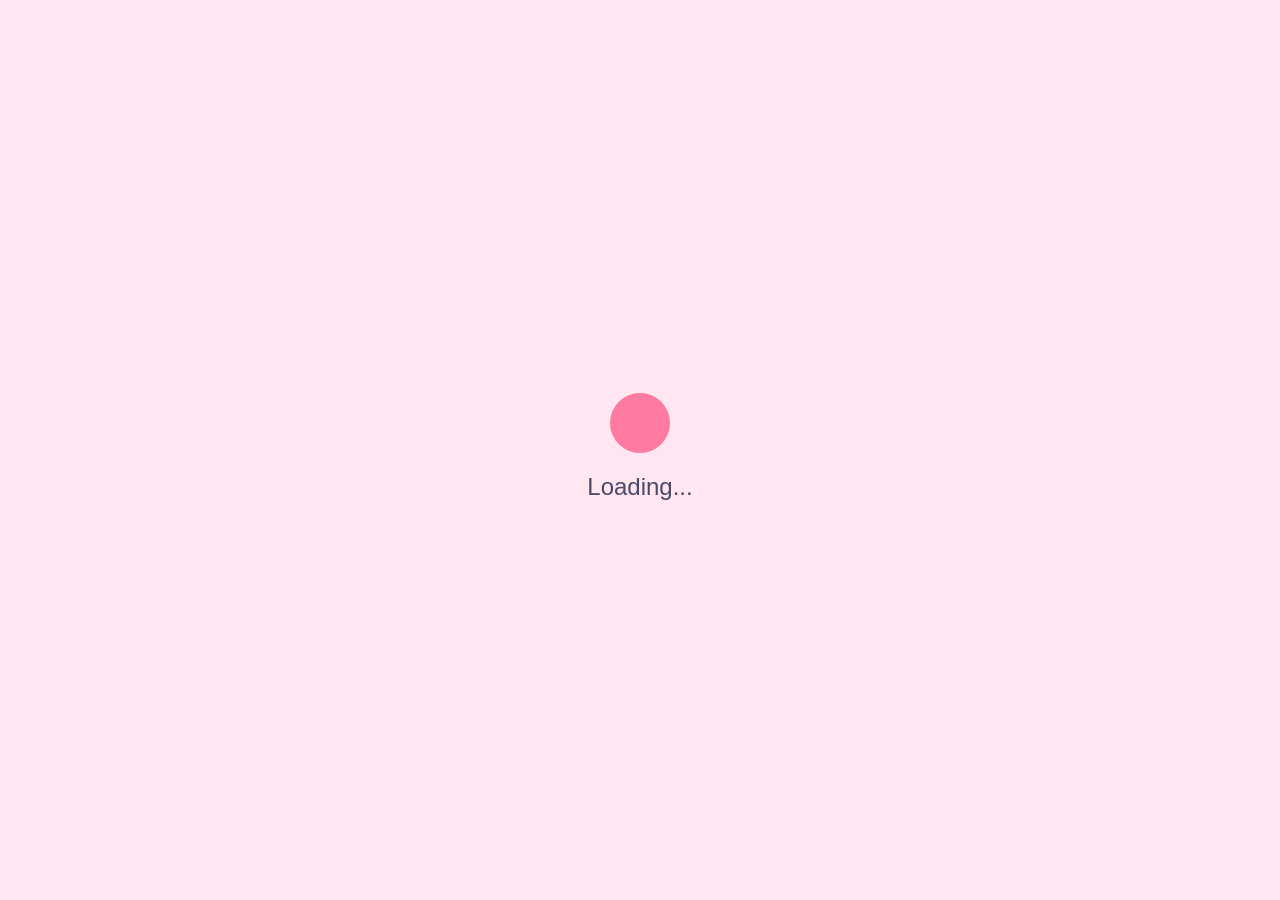
<file: about.html>
<!DOCTYPE html>
<html lang="en">
<head>
  <meta charset="UTF-8">
  <meta name="viewport" content="width=device-width, initial-scale=1.0">
  <title>Happy Kids - About Us</title>
  <link rel="stylesheet" href="style.css">
</head>
<body>

  <div id="loader"><div class="bounce"></div><p>Loading...</p></div>

  <nav>
    <a href="index.html" class="logo">Happy<span>Kids</span></a>
    <div class="menu">
      <a href="index.html">Home</a>
      <a href="about.html" class="active">About Us</a>
      <a href="learn-objects.html">Learn: Objects</a>
      <a href="learn-prepositions.html">Learn: Where?</a>
      <div class="dropdown">
        <a href="quiz1.html">Quiz</a>
        <div class="dropdown-content">
          <a href="quiz1.html">Quiz 1: Objects</a>
          <a href="quiz2.html">Quiz 2: In, On, Under</a>
        </div>
      </div>
    </div>
  </nav>

  <div class="page">
    <h2>About Us</h2>
    <p style="text-align:center; font-size:1.2rem; margin-bottom:35px;">
      Happy Kids is a fun English learning website for children aged 5 to 6.
      Children can learn classroom objects and simple prepositions through
      colourful pictures, easy examples, and fun quizzes.
    </p>

    <h2 style="font-size:1.8rem;">Meet Our Team</h2>

    <div class="grid team-grid">

      <div class="card c1 member">
        <div class="photo">
          <img src="MUHAAMD%20FARIS%20MIRZA%20BIN%20MOHD%20NAJID%20-%20Copy.PNG" alt="Muhammad Faris Mirza bin Mohd Najid">
        </div>
        <h3>Muhammad Faris Mirza bin Mohd Najid</h3>
        <span class="student-id">IPJ251310535</span>
      </div>

      <div class="card c2 member">
        <div class="photo">
          <img src="WISAM%20WAFIY%20BIN%20NORASHADY.jpeg" alt="Wisam Wafiy bin Norashady">
        </div>
        <h3>Wisam Wafiy bin Norashady</h3>
        <span class="student-id">IPJ251310618</span>
      </div>

      <div class="card c3 member">
        <div class="photo">
          <img src="MUHAMMAD%20HAFIZUZL%20REZA%20BIN%20MOHD%20IZWA.jpeg" alt="Muhammad Hafizul Reza bin Mohd Izwan">
        </div>
        <h3>Muhammad Hafizul Reza bin Mohd Izwan</h3>
        <span class="student-id">IPJ251310515</span>
      </div>

    </div>
  </div>

  <footer>© 2026 Happy Kids | TSE2513 Project</footer>
  <script src="script.js"></script>
</body>
</html>
</file>
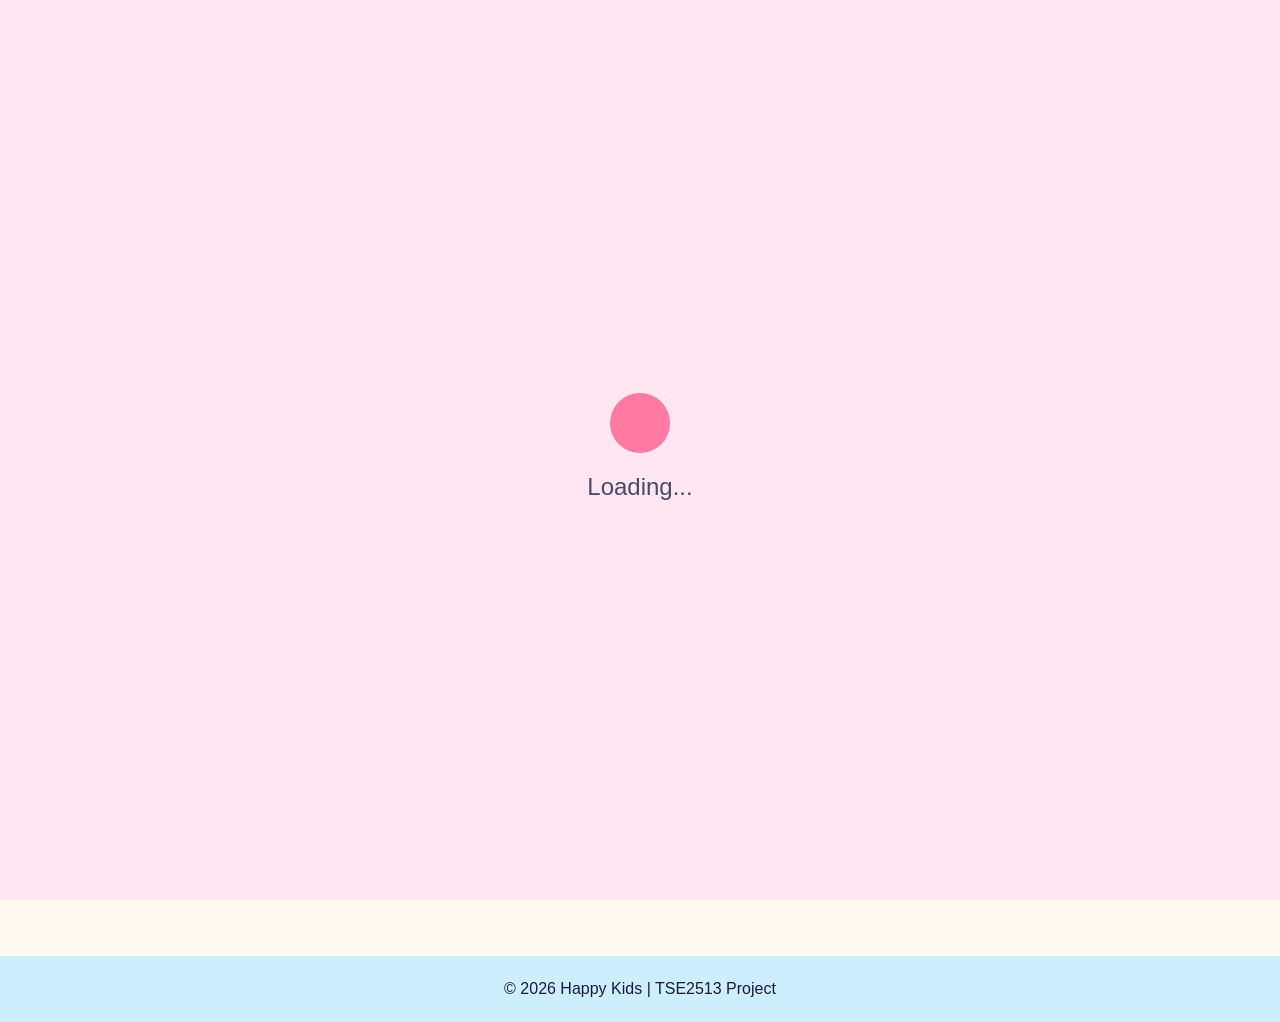
<file: learn-objects.html>
<!DOCTYPE html>
<html lang="en">
<head>
  <meta charset="UTF-8">
  <meta name="viewport" content="width=device-width, initial-scale=1.0">
  <title>Happy Kids - Classroom Objects</title>
  <link rel="stylesheet" href="style.css">
</head>
<body>

  <div id="loader"><div class="bounce"></div><p>Loading...</p></div>

  <nav>
    <a href="index.html" class="logo">Happy<span>Kids</span></a>
    <div class="menu">
      <a href="index.html">Home</a>
      <a href="about.html">About Us</a>
      <a href="learn-objects.html" class="active">Learn: Objects</a>
      <a href="learn-prepositions.html">Learn: Where?</a>
      <div class="dropdown">
        <a href="quiz1.html">Quiz</a>
        <div class="dropdown-content">
          <a href="quiz1.html">Quiz 1: Objects</a>
          <a href="quiz2.html">Quiz 2: In, On, Under</a>
        </div>
      </div>
    </div>
  </nav>

  <div class="page">
    <h2>Things in My Classroom</h2>

    
<style>
  .card-image {
    display: block;
    width: 90px;
    height: 78px;
    margin: 0 auto 8px;
  }
</style>

<div class="grid">
  <div class="card c1">
    <svg class="card-image" viewBox="0 0 120 90" role="img" aria-label="Pencil">
      <g transform="rotate(-28 60 45)" stroke="#263653" stroke-width="4" stroke-linejoin="round">
        <rect x="28" y="32" width="65" height="26" rx="5" fill="#ffd34f"/>
        <path d="M28 32H21a8 8 0 0 0-8 8v10a8 8 0 0 0 8 8h7z" fill="#ff91a4"/>
        <path d="M93 32l20 13-20 13z" fill="#f5d5a1"/>
        <path d="m113 45-9-6v12z" fill="#46516a"/>
        <path d="M40 35v20M46 35v20" stroke="#e9a923" stroke-width="2"/>
      </g>
    </svg>
    <h3>Pencil</h3>
  </div>

  <div class="card c2">
    <svg class="card-image" viewBox="0 0 120 90" role="img" aria-label="Book">
      <g stroke="#263653" stroke-width="4" stroke-linejoin="round">
        <path d="M22 20q20-7 38 5v48q-18-12-38-6z" fill="#42b9a4"/>
        <path d="M98 20q-20-7-38 5v48q18-12 38-6z" fill="#55c9b3"/>
        <path d="M60 25v48" fill="none" stroke="#248f83"/>
        <path d="m40 34 4 8 9 1-7 6 2 9-8-5-8 5 2-9-7-6 9-1z"
              fill="#ffcf56" stroke="#fff4cc" stroke-width="2"/>
        <path d="M70 39h17M70 48h17M70 57h12" fill="none"
              stroke="#d8fff4" stroke-width="3" stroke-linecap="round"/>
      </g>
    </svg>
    <h3>Book</h3>
  </div>

  <div class="card c3">
    <svg class="card-image" viewBox="0 0 120 90" role="img" aria-label="Bag">
      <g stroke="#263653" stroke-width="4" stroke-linejoin="round">
        <path d="M43 27v-7a17 17 0 0 1 34 0v7" fill="none"/>
        <path d="M34 30q0-7 8-7h37q8 0 8 8l5 43H29z" fill="#75bde8"/>
        <path d="M39 51q0-6 7-6h28q7 0 7 7v17H39z" fill="#ff91a4"/>
        <path d="M45 30h30" fill="none" stroke="#b9e8ff" stroke-width="3"/>
        <path d="M50 57h20" fill="none" stroke="#fff4cc" stroke-width="3" stroke-linecap="round"/>
        <path d="M29 38 22 67M91 38l7 29" fill="none"/>
      </g>
    </svg>
    <h3>Bag</h3>
  </div>

  <div class="card c4">
    <svg class="card-image" viewBox="0 0 120 90" role="img" aria-label="Chair">
      <g stroke="#263653" stroke-width="4" stroke-linecap="round" stroke-linejoin="round">
        <path d="M38 48V17q0-6 6-6h31q6 0 6 6v31z" fill="#ffd34f"/>
        <path d="M31 47h57q6 0 6 6v9H25v-9q0-6 6-6z" fill="#ffcf56"/>
        <path d="m34 62-5 19M84 62l6 19" fill="none"/>
        <path d="M47 20h30" fill="none" stroke="#fff0a4" stroke-width="3"/>
      </g>
    </svg>
    <h3>Chair</h3>
  </div>

  <div class="card c1">
    <svg class="card-image" viewBox="0 0 120 90" role="img" aria-label="Crayon">
      <g transform="rotate(18 60 45)" stroke="#263653" stroke-width="4" stroke-linejoin="round">
        <path d="M46 22 60 10l14 12v48q0 8-14 8t-14-8z" fill="#ff91a4"/>
        <path d="M46 22h28M46 31h28M46 62h28" fill="none" stroke="#ffdce3" stroke-width="3"/>
        <path d="M55 45h10" fill="none" stroke="#fff4cc" stroke-width="4" stroke-linecap="round"/>
      </g>
    </svg>
    <h3>Crayon</h3>
  </div>

  <div class="card c2">
    <svg class="card-image" viewBox="0 0 120 90" role="img" aria-label="Scissors">
      <g stroke="#263653" stroke-width="4" stroke-linecap="round" stroke-linejoin="round">
        <path d="m53 46 44-27q7-4 9 2 2 5-4 9L61 54" fill="#dceeff"/>
        <path d="m56 48 40 25q6 4 9-1 3-5-3-9L62 42" fill="#fff4cc"/>
        <circle cx="36" cy="28" r="14" fill="#ff91a4"/>
        <circle cx="36" cy="64" r="14" fill="#8edcc6"/>
        <circle cx="36" cy="28" r="5" fill="white" stroke="none"/>
        <circle cx="36" cy="64" r="5" fill="white" stroke="none"/>
        <circle cx="59" cy="47" r="4" fill="#ffcf56"/>
      </g>
    </svg>
    <h3>Scissors</h3>
  </div>

  <div class="card c3">
    <svg class="card-image" viewBox="0 0 120 90" role="img" aria-label="Ruler">
      <g transform="rotate(-8 60 45)" stroke="#263653" stroke-width="4" stroke-linejoin="round">
        <rect x="22" y="28" width="76" height="36" rx="6" fill="#ffcf56"/>
        <path d="M34 29v14M44 29v9M54 29v14M64 29v9M74 29v14M84 29v9"
              fill="none" stroke-width="2"/>
        <path d="M32 53h55" fill="none" stroke="#fff0a4" stroke-width="3" stroke-linecap="round"/>
      </g>
    </svg>
    <h3>Ruler</h3>
  </div>

  <div class="card c4">
    <svg class="card-image" viewBox="0 0 120 90" role="img" aria-label="Clock">
      <g stroke="#263653" stroke-width="4">
        <circle cx="60" cy="45" r="34" fill="#b9e8ff"/>
        <circle cx="60" cy="45" r="27" fill="#fffdf8"/>
        <path d="M60 25v21l15 9" fill="none" stroke-linecap="round" stroke-linejoin="round"/>
        <circle cx="60" cy="45" r="3" fill="#ff91a4"/>
      </g>
      <path d="M60 22v5M60 63v5M37 45h5M78 45h5"
            stroke="#75bde8" stroke-width="3" stroke-linecap="round"/>
    </svg>
    <h3>Clock</h3>
  </div>
</div>


    <div class="minitask">
      <h3>Mini Task: Which one is a BOOK?</h3>
      <br>
      <button class="btn blue" onclick="checkMiniTask(false)">Pencil</button>
      <button class="btn green" onclick="checkMiniTask(true)">Book</button>
      <button class="btn" onclick="checkMiniTask(false)">Bag</button>
      <p id="taskMsg"></p>
    </div>

    <p style="text-align:center; margin-top:30px;">
      <a href="learn-prepositions.html" class="btn">Next: In, On, Under</a>
    </p>
  </div>

  <footer>© 2026 Happy Kids | TSE2513 Project</footer>
  <script src="script.js"></script>
</body>
</html>
</file>
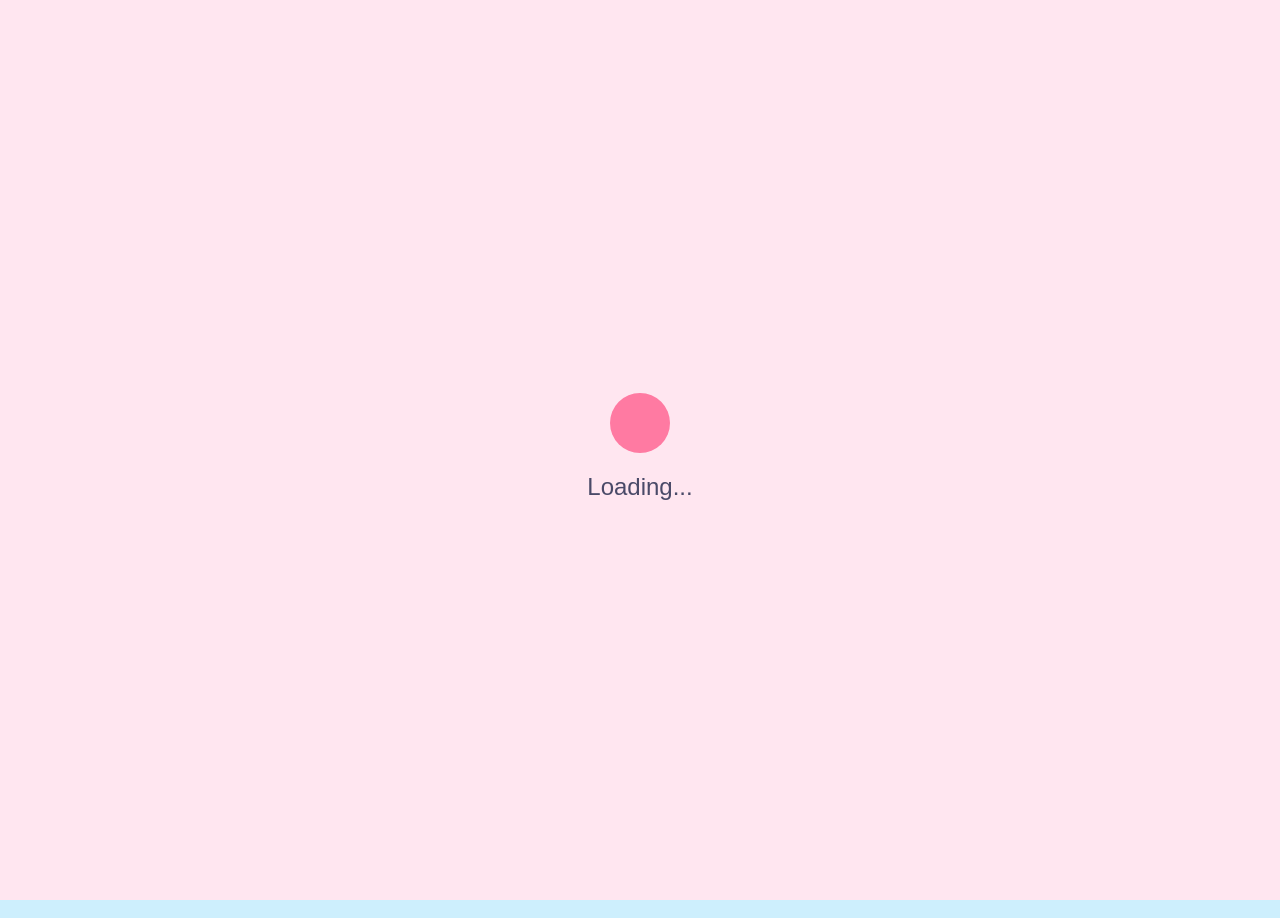
<file: learn-prepositions.html>
<!DOCTYPE html>
<html lang="en">
<head>
  <meta charset="UTF-8">
  <meta name="viewport" content="width=device-width, initial-scale=1.0">
  <title>Happy Kids - In, On, Under</title>
  <link rel="stylesheet" href="style.css">
</head>
<body>

  <div id="loader"><div class="bounce"></div><p>Loading...</p></div>

  <nav>
    <a href="index.html" class="logo">Happy<span>Kids</span></a>
    <div class="menu">
      <a href="index.html">Home</a>
      <a href="about.html">About Us</a>
      <a href="learn-objects.html">Learn: Objects</a>
      <a href="learn-prepositions.html" class="active">Learn: Where?</a>
      <div class="dropdown">
        <a href="quiz1.html">Quiz</a>
        <div class="dropdown-content">
          <a href="quiz1.html">Quiz 1: Objects</a>
          <a href="quiz2.html">Quiz 2: In, On, Under</a>
        </div>
      </div>
    </div>
  </nav>

  <div class="page">
    <h2>Where is the ball?</h2>

    <style>
  .card-image {
    display: block;
    width: 100%;
    height: 110px;
    margin: 0 auto 8px;
  }
</style>

<div class="grid">
  <div class="card c1">
    <!-- Ball IN the box -->
    <svg class="card-image" viewBox="0 0 120 90" role="img" aria-label="Ball in a box">
      <g stroke="#263653" stroke-width="4" stroke-linejoin="round">
        <path d="M27 39 42 26h36l15 13-33 15z" fill="#b9e8ff"/>
        <circle cx="60" cy="36" r="21" fill="#ff91a4"/>
        <path d="M48 19c8 4 13 11 13 19s-3 13-9 18"
              fill="none" stroke="#ffcf56" stroke-width="7"/>
        <path d="M70 19c-7 5-10 12-9 20s5 13 11 17"
              fill="none" stroke="#8edcc6" stroke-width="7"/>
        <path d="M27 39 60 54l33-15v30L60 84 27 69z" fill="#75bde8"/>
        <path d="m27 39 33 15 33-15-3 9-30 14-30-14z" fill="#d7f1ff"/>
      </g>
    </svg>
    <h3>IN</h3>
    <p>The ball is <b>in</b> the box.</p>
  </div>

  <div class="card c2">
    <!-- Ball ON the chair -->
    <svg class="card-image" viewBox="0 0 120 90" role="img" aria-label="Ball on a chair">
      <g stroke="#263653" stroke-width="4" stroke-linecap="round" stroke-linejoin="round">
        <path d="M40 43V14q0-5 5-5h29q5 0 5 5v31" fill="#ffd34f"/>
        <path d="m36 52-4 28M84 52l5 28" fill="none"/>
        <circle cx="60" cy="36" r="19" fill="#ff91a4"/>
        <path d="M49 20c7 4 11 10 11 17s-3 12-8 17"
              fill="none" stroke="#ffcf56" stroke-width="7"/>
        <path d="M69 21c-6 4-9 10-9 17s4 12 9 16"
              fill="none" stroke="#8edcc6" stroke-width="7"/>
        <path d="M27 47h66v9H27z" fill="#ffcf56"/>
      </g>
    </svg>
    <h3>ON</h3>
    <p>The ball is <b>on</b> the chair.</p>
  </div>

  <div class="card c3">
    <!-- Ball UNDER the chair -->
    <svg class="card-image" viewBox="0 0 120 90" role="img" aria-label="Ball under a chair">
      <g stroke="#263653" stroke-width="4" stroke-linecap="round" stroke-linejoin="round">
        <path d="M40 35V10q0-5 5-5h29q5 0 5 5v25" fill="#ffd34f"/>
        <path d="M27 34h66v9H27z" fill="#ffcf56"/>
        <path d="m34 43-5 38M86 43l5 38" fill="none"/>
        <circle cx="60" cy="65" r="15" fill="#ff91a4"/>
        <path d="M52 53c5 3 8 8 8 13s-2 10-6 13"
              fill="none" stroke="#ffcf56" stroke-width="6"/>
        <path d="M68 54c-5 4-7 8-7 13s3 9 7 12"
              fill="none" stroke="#8edcc6" stroke-width="6"/>
      </g>
    </svg>
    <h3>UNDER</h3>
    <p>The ball is <b>under</b> the chair.</p>
  </div>

  <div class="card c4">
    <!-- Ball BETWEEN two chairs -->
    <svg class="card-image" viewBox="0 0 120 90" role="img" aria-label="Ball between two chairs">
      <g stroke="#263653" stroke-width="4" stroke-linecap="round" stroke-linejoin="round">
        <!-- Left chair -->
        <path d="M14 34V13q0-4 4-4h17q4 0 4 4v22" fill="#b9e8ff"/>
        <path d="M10 34h33v7H10z" fill="#75bde8"/>
        <path d="m15 41-3 35M38 41l3 35" fill="none"/>
        <!-- Right chair -->
        <path d="M81 34V13q0-4 4-4h17q4 0 4 4v22" fill="#ffd34f"/>
        <path d="M77 34h33v7H77z" fill="#ffcf56"/>
        <path d="m82 41-3 35M105 41l3 35" fill="none"/>
        <!-- Ball between chairs -->
        <circle cx="60" cy="60" r="16" fill="#ff91a4"/>
        <path d="M51 48c6 3 9 7 9 13s-2 10-6 14"
              fill="none" stroke="#ffcf56" stroke-width="6"/>
        <path d="M68 49c-5 4-8 8-8 13s3 10 7 13"
              fill="none" stroke="#8edcc6" stroke-width="6"/>
      </g>
    </svg>
    <h3>BETWEEN</h3>
    <p>The ball is <b>between</b> the chairs.</p>
  </div>
</div>

    <div class="minitask">
      <h3>Mini Task: The ball is ___ the box.</h3>
      <br>
      <button class="btn blue" onclick="checkMiniTask(false)">on</button>
      <button class="btn green" onclick="checkMiniTask(true)">in</button>
      <button class="btn" onclick="checkMiniTask(false)">under</button>
      <p id="taskMsg"></p>
    </div>

    <p style="text-align:center; margin-top:30px;">
      <a href="quiz1.html" class="btn green">Go to Quiz</a>
    </p>
  </div>

  <footer>© 2026 Happy Kids | TSE2513 Project</footer>
  <script src="script.js"></script>
</body>
</html>
</file>
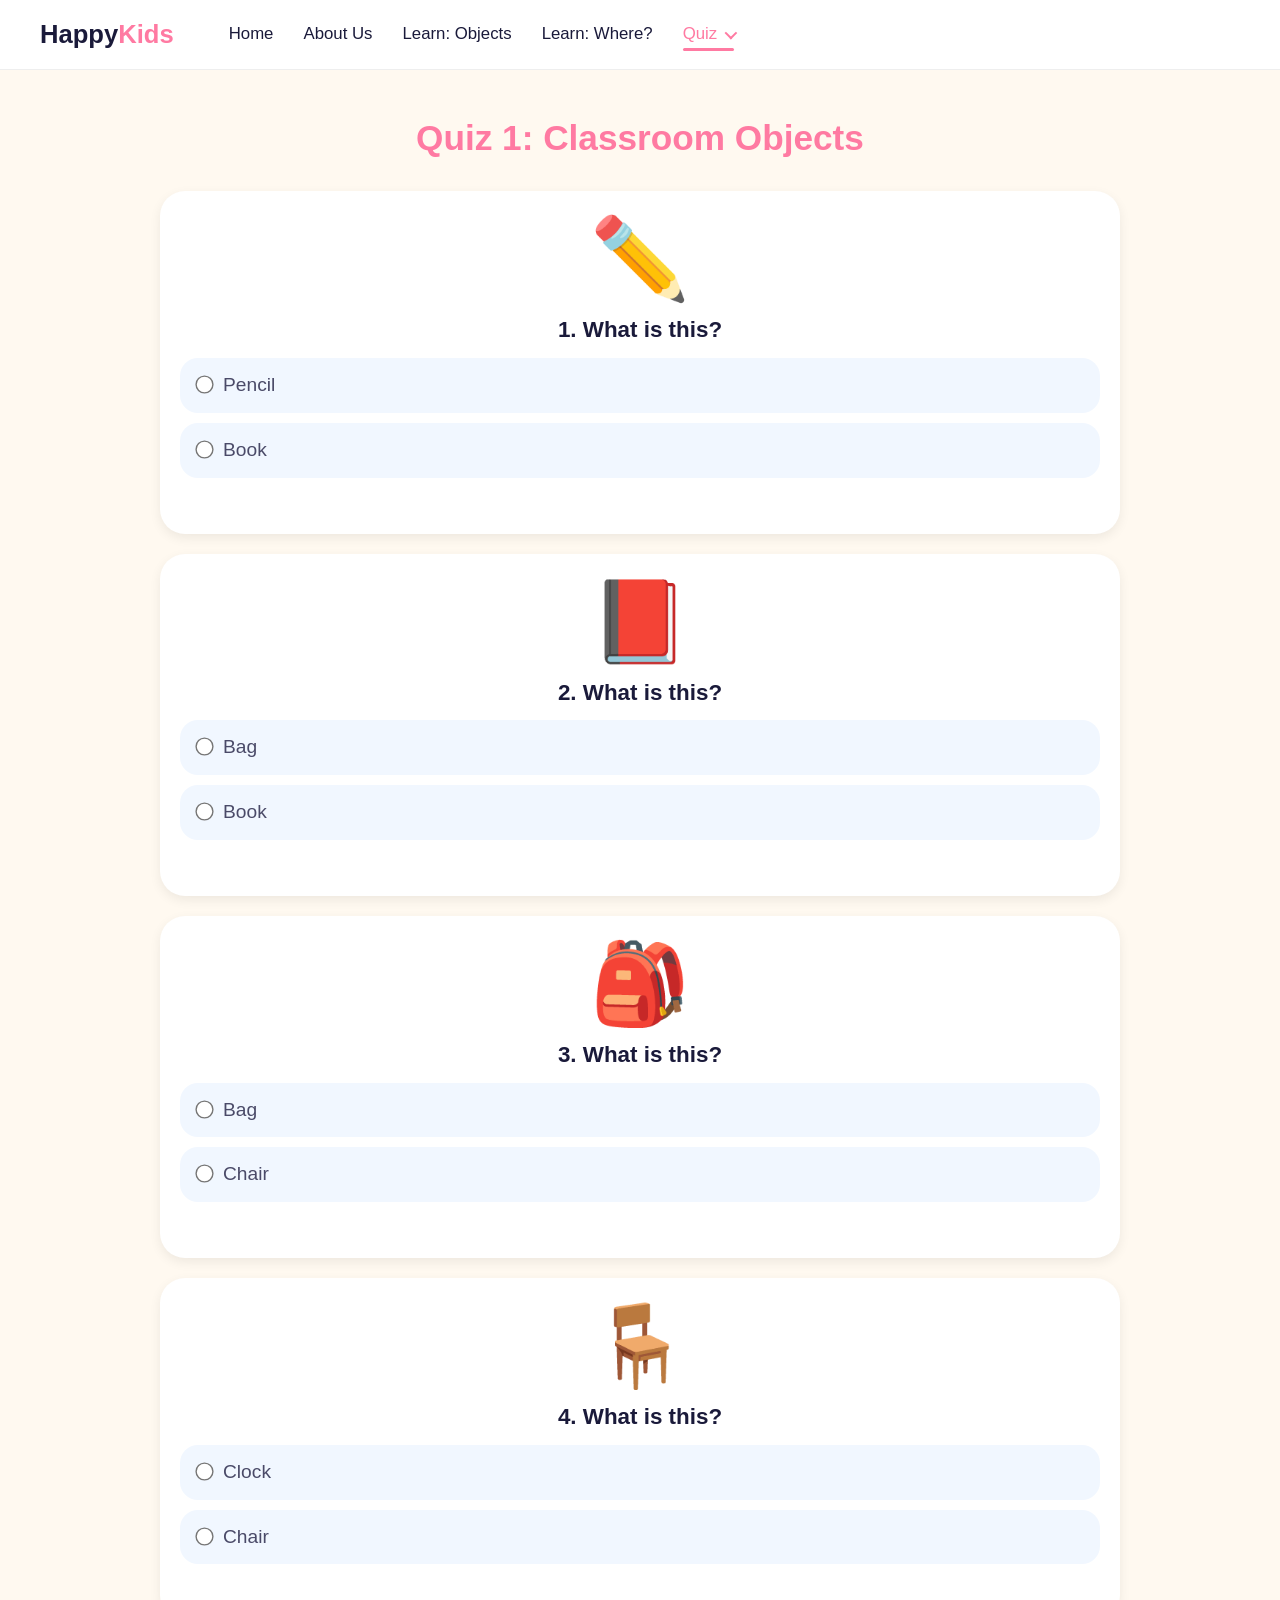
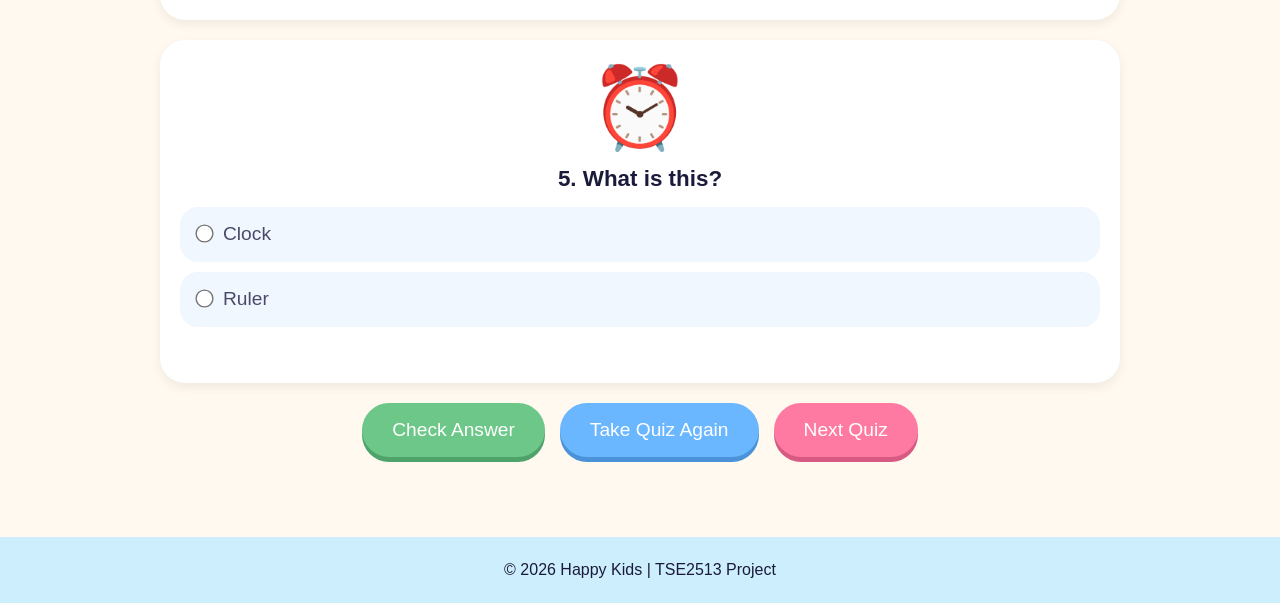
<file: quiz1.html>
<!DOCTYPE html>
<html lang="en">
<head>
  <meta charset="UTF-8">
  <meta name="viewport" content="width=device-width, initial-scale=1.0">
  <title>Happy Kids - Quiz 1</title>
  <link rel="stylesheet" href="style.css">
</head>
<body>

  <div id="loader"><div class="bounce"></div><p>Loading...</p></div>

  <nav>
    <a href="index.html" class="logo">Happy<span>Kids</span></a>
    <div class="menu">
      <a href="index.html">Home</a>
      <a href="about.html">About Us</a>
      <a href="learn-objects.html">Learn: Objects</a>
      <a href="learn-prepositions.html">Learn: Where?</a>
      <div class="dropdown">
        <a href="quiz1.html" class="active">Quiz</a>
        <div class="dropdown-content">
          <a href="quiz1.html">Quiz 1: Objects</a>
          <a href="quiz2.html">Quiz 2: In, On, Under</a>
        </div>
      </div>
    </div>
  </nav>

  <div class="page">
    <h2>Quiz 1: Classroom Objects</h2>

    <form id="quizForm" data-first="1" data-count="5">

      <div class="question">
        <div class="emoji">✏️</div>
        <h3>1. What is this?</h3>
        <div class="options">
          <label><input type="radio" name="Q1" id="Q1" value="true">Pencil</label>
          <label><input type="radio" name="Q1" id="Q1" value="false">Book</label>
        </div>
        <div class="feedback" id="fb1"></div>
      </div>

      <div class="question">
        <div class="emoji">📕</div>
        <h3>2. What is this?</h3>
        <div class="options">
          <label><input type="radio" name="Q2" id="Q2" value="false">Bag</label>
          <label><input type="radio" name="Q2" id="Q2" value="true">Book</label>
        </div>
        <div class="feedback" id="fb2"></div>
      </div>

      <div class="question">
        <div class="emoji">🎒</div>
        <h3>3. What is this?</h3>
        <div class="options">
          <label><input type="radio" name="Q3" id="Q3" value="true">Bag</label>
          <label><input type="radio" name="Q3" id="Q3" value="false">Chair</label>
        </div>
        <div class="feedback" id="fb3"></div>
      </div>

      <div class="question">
        <div class="emoji">🪑</div>
        <h3>4. What is this?</h3>
        <div class="options">
          <label><input type="radio" name="Q4" id="Q4" value="false">Clock</label>
          <label><input type="radio" name="Q4" id="Q4" value="true">Chair</label>
        </div>
        <div class="feedback" id="fb4"></div>
      </div>

      <div class="question">
        <div class="emoji">⏰</div>
        <h3>5. What is this?</h3>
        <div class="options">
          <label><input type="radio" name="Q5" id="Q5" value="true">Clock</label>
          <label><input type="radio" name="Q5" id="Q5" value="false">Ruler</label>
        </div>
        <div class="feedback" id="fb5"></div>
      </div>

      <div id="result"></div>

      <div class="quiz-buttons">
        <button type="button" class="btn green" id="submitBtn" onclick="CheckAnswer()">Check Answer</button>
        <button type="button" class="btn blue" onclick="TakeQuizAgain()">Take Quiz Again</button>
        <a href="quiz2.html" class="btn">Next Quiz</a>
      </div>
    </form>
  </div>

  <footer>© 2026 Happy Kids | TSE2513 Project</footer>
  <script src="script.js"></script>
</body>
</html>
</file>
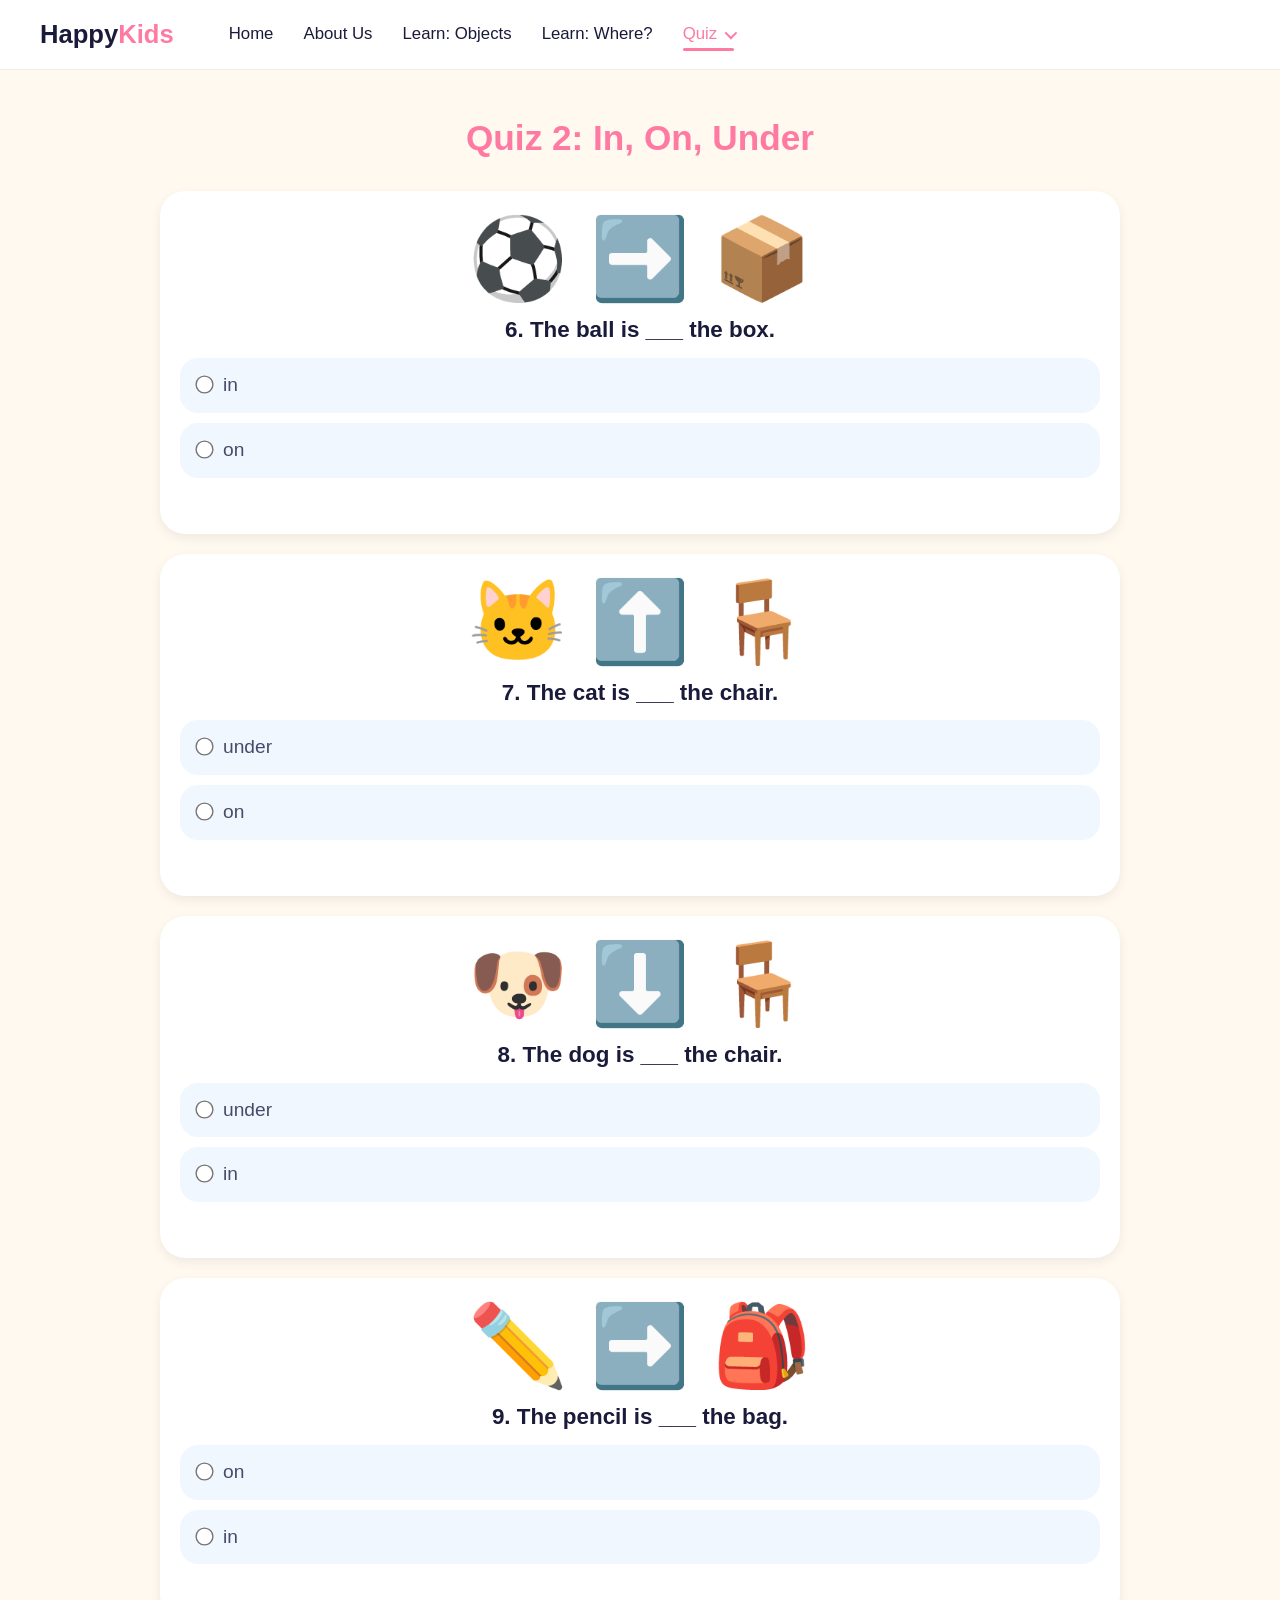
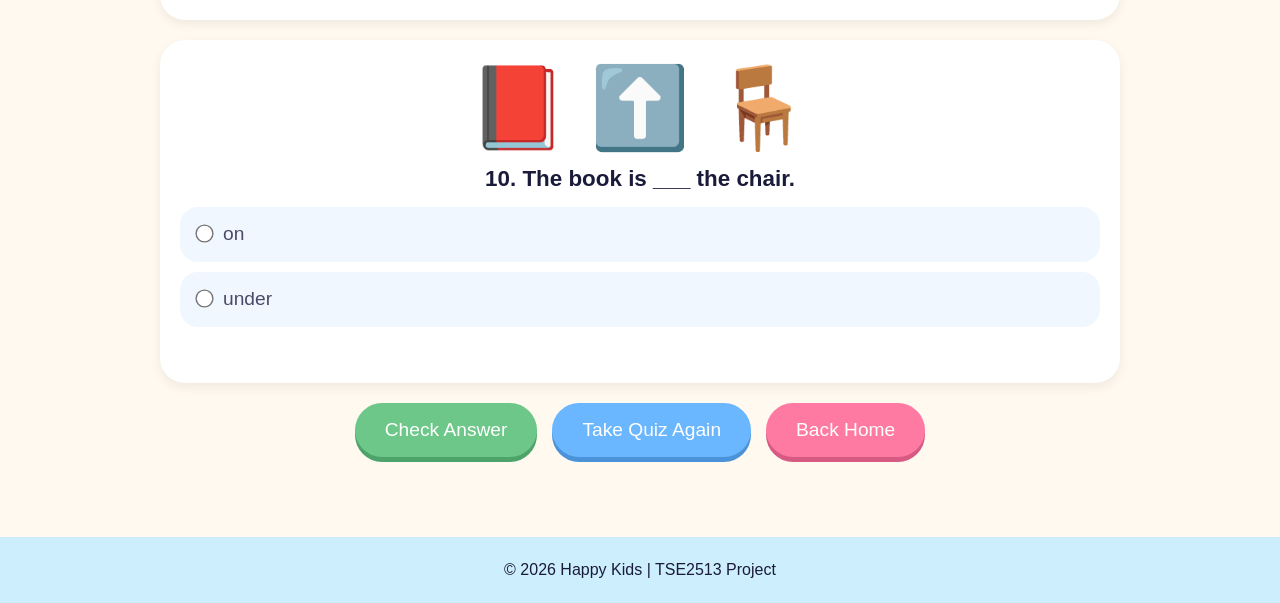
<file: quiz2.html>
<!DOCTYPE html>
<html lang="en">
<head>
  <meta charset="UTF-8">
  <meta name="viewport" content="width=device-width, initial-scale=1.0">
  <title>Happy Kids - Quiz 2</title>
  <link rel="stylesheet" href="style.css">
</head>
<body>

  <div id="loader"><div class="bounce"></div><p>Loading...</p></div>

  <nav>
    <a href="index.html" class="logo">Happy<span>Kids</span></a>
    <div class="menu">
      <a href="index.html">Home</a>
      <a href="about.html">About Us</a>
      <a href="learn-objects.html">Learn: Objects</a>
      <a href="learn-prepositions.html">Learn: Where?</a>
      <div class="dropdown">
        <a href="quiz1.html" class="active">Quiz</a>
        <div class="dropdown-content">
          <a href="quiz1.html">Quiz 1: Objects</a>
          <a href="quiz2.html">Quiz 2: In, On, Under</a>
        </div>
      </div>
    </div>
  </nav>

  <div class="page">
    <h2>Quiz 2: In, On, Under</h2>

    <form id="quizForm" data-first="6" data-count="5">

      <div class="question">
        <div class="emoji">⚽ ➡️ 📦</div>
        <h3>6. The ball is ___ the box.</h3>
        <div class="options">
          <label><input type="radio" name="Q6" id="Q6" value="true">in</label>
          <label><input type="radio" name="Q6" id="Q6" value="false">on</label>
        </div>
        <div class="feedback" id="fb6"></div>
      </div>

      <div class="question">
        <div class="emoji">🐱 ⬆️ 🪑</div>
        <h3>7. The cat is ___ the chair.</h3>
        <div class="options">
          <label><input type="radio" name="Q7" id="Q7" value="false">under</label>
          <label><input type="radio" name="Q7" id="Q7" value="true">on</label>
        </div>
        <div class="feedback" id="fb7"></div>
      </div>

      <div class="question">
        <div class="emoji">🐶 ⬇️ 🪑</div>
        <h3>8. The dog is ___ the chair.</h3>
        <div class="options">
          <label><input type="radio" name="Q8" id="Q8" value="true">under</label>
          <label><input type="radio" name="Q8" id="Q8" value="false">in</label>
        </div>
        <div class="feedback" id="fb8"></div>
      </div>

      <div class="question">
        <div class="emoji">✏️ ➡️ 🎒</div>
        <h3>9. The pencil is ___ the bag.</h3>
        <div class="options">
          <label><input type="radio" name="Q9" id="Q9" value="false">on</label>
          <label><input type="radio" name="Q9" id="Q9" value="true">in</label>
        </div>
        <div class="feedback" id="fb9"></div>
      </div>

      <div class="question">
        <div class="emoji">📕 ⬆️ 🪑</div>
        <h3>10. The book is ___ the chair.</h3>
        <div class="options">
          <label><input type="radio" name="Q10" id="Q10" value="true">on</label>
          <label><input type="radio" name="Q10" id="Q10" value="false">under</label>
        </div>
        <div class="feedback" id="fb10"></div>
      </div>

      <div id="result"></div>

      <div class="quiz-buttons">
        <button type="button" class="btn green" id="submitBtn" onclick="CheckAnswer()">Check Answer</button>
        <button type="button" class="btn blue" onclick="TakeQuizAgain()">Take Quiz Again</button>
        <a href="index.html" class="btn">Back Home</a>
      </div>
    </form>
  </div>

  <footer>© 2026 Happy Kids | TSE2513 Project</footer>
  <script src="script.js"></script>
</body>
</html>
</file>
<file: style.css>
/* ====== SETTINGS (senang edit) ====== */
:root {
  --hero-img: url("images/hero-bg.jpg");   /* tukar gambar latar Home di sini */
  --pink: #ff7aa2;
  --dark: #1a1a3a;
  --text: #4a4a68;
}

/* ====== BASIC ====== */
* { box-sizing: border-box; margin: 0; padding: 0; }
html { scroll-behavior: smooth; }
body {
  font-family: "Comic Sans MS", "Trebuchet MS", sans-serif;
  background: #fff9f0;
  color: var(--text);
  line-height: 1.6;
}

/* ====== LOADING SCREEN ====== */
#loader {
  position: fixed; inset: 0; z-index: 9999;
  background: #ffe6f0;
  display: flex; flex-direction: column;
  align-items: center; justify-content: center;
  transition: opacity .6s;
}
#loader .bounce {
  width: 60px; height: 60px; border-radius: 50%;
  background: var(--pink);
  animation: bounce .7s infinite alternate;
}
#loader p { font-size: 1.5rem; margin-top: 15px; }
#loader.hide { opacity: 0; pointer-events: none; }
@keyframes bounce { from { transform: translateY(0); } to { transform: translateY(-35px); } }

/* ====== NAVBAR (gaya Hunar) ====== */
nav {
  background: #fff;
  padding: 0 40px;
  height: 70px;
  display: flex; align-items: center; gap: 35px;
  position: sticky; top: 0; z-index: 100;
  border-bottom: 1px solid #eee;
}
.logo {
  font-size: 1.6rem; font-weight: 800; color: var(--dark);
  text-decoration: none; margin-right: 20px;
  transition: transform .25s;
}
.logo:hover { transform: scale(1.08) rotate(-2deg); }
.logo span { color: var(--pink); }

nav .menu { display: flex; align-items: center; gap: 30px; height: 100%; }
nav .menu > a, .dropdown > a {
  position: relative;
  text-decoration: none; color: var(--dark); font-size: 1.05rem;
  display: flex; align-items: center; height: 100%;
  transition: color .2s;
}
nav .menu > a::before, .dropdown > a::before {
  content: ""; position: absolute; left: 0; bottom: 18px;
  width: 0; height: 3px; border-radius: 3px; background: var(--pink);
  transition: width .25s;
}
nav .menu > a:hover::before, .dropdown:hover > a::before, nav a.active::before { width: 100%; }
nav .menu > a:hover, .dropdown:hover > a, nav a.active { color: var(--pink); }

/* ----- Dropdown (Quiz sahaja) ----- */
.dropdown { position: relative; height: 100%; display: flex; align-items: center; }
.dropdown > a::after {
  content: "";
  width: 7px; height: 7px; margin-left: 8px;
  border-right: 2px solid currentColor; border-bottom: 2px solid currentColor;
  transform: rotate(45deg) translateY(-2px);
  transition: transform .2s;
}
.dropdown:hover > a::after { transform: rotate(225deg) translateY(-2px); }

.dropdown-content {
  position: absolute; top: 100%; left: -10px;
  min-width: 210px; background: #fff;
  border-radius: 14px; padding: 8px;
  box-shadow: 0 10px 30px rgba(0,0,0,.12);
  opacity: 0; visibility: hidden; transform: translateY(8px);
  transition: opacity .15s, transform .15s, visibility .15s;
}
.dropdown:hover .dropdown-content,
.dropdown:focus-within .dropdown-content {
  opacity: 1; visibility: visible; transform: translateY(0);
}
.dropdown-content a {
  display: block; padding: 12px 16px; border-radius: 10px;
  text-decoration: none; color: var(--dark); font-size: 1rem;
  transition: background .2s, padding-left .2s;
}
.dropdown-content a:hover { background: #fff0f5; color: var(--pink); padding-left: 24px; }

/* ====== HERO ====== */
.hero {
  position: relative; overflow: hidden;
  min-height: 85vh;
  display: flex; flex-direction: column;
  align-items: center; justify-content: center; text-align: center;
  padding: 40px 20px;
  background:
    linear-gradient(135deg, rgba(255,230,240,.85), rgba(224,244,255,.85), rgba(255,246,204,.85)),
    var(--hero-img) center / cover no-repeat;
}
.hero h1 {
  font-size: 4.2rem; z-index: 2; position: relative;
  background: linear-gradient(90deg, #ff7aa2, #ffb347, #6cc788, #6ab7ff, #b388ff, #ff7aa2);
  background-size: 300% 100%;
  -webkit-background-clip: text; background-clip: text;
  -webkit-text-fill-color: transparent;
  animation: rainbow 6s linear infinite;
  transition: transform .3s;
}
.hero h1:hover { transform: scale(1.1) rotate(-2deg); }
@keyframes rainbow { to { background-position: 300% 0; } }
.hero p  { font-size: 1.5rem; margin: 15px 0 28px; z-index: 2; position: relative; color: var(--dark); }
.hero .btn { z-index: 2; position: relative; animation: pulse 1.8s infinite; }
@keyframes pulse {
  0%,100% { box-shadow: 0 5px 0 #d65a82, 0 0 0 0 rgba(255,122,162,.5); }
  50%     { box-shadow: 0 5px 0 #d65a82, 0 0 0 18px rgba(255,122,162,0); }
}

.shape { position: absolute; border-radius: 50%; opacity: .65; animation: float 6s ease-in-out infinite; transition: transform .2s; }
.s1 { width: 90px;  height: 90px;  background: #ffd6a5; top: 10%; left: 8%; }
.s2 { width: 130px; height: 130px; background: #bde0fe; top: 60%; left: 15%; animation-delay: 1s; }
.s3 { width: 70px;  height: 70px;  background: #caffbf; top: 20%; right: 12%; animation-delay: 2s; }
.s4 { width: 110px; height: 110px; background: #ffc8dd; bottom: 10%; right: 8%; animation-delay: 3s; }
.s5 { width: 50px;  height: 50px;  background: #fdffb6; top: 45%; right: 30%; animation-delay: 1.5s; }
@keyframes float { 0%,100% { margin-top: 0; } 50% { margin-top: -28px; } }

/* ====== BUTTONS (ada kilat bila hover) ====== */
.btn {
  position: relative; overflow: hidden;
  display: inline-block; border: none; cursor: pointer;
  background: var(--pink); color: #fff; font-size: 1.2rem; font-family: inherit;
  padding: 12px 30px; border-radius: 40px; text-decoration: none;
  box-shadow: 0 5px 0 #d65a82;
  transition: transform .2s cubic-bezier(.34,1.56,.64,1);
}
.btn::after {
  content: ""; position: absolute; top: 0; left: -80%;
  width: 50%; height: 100%;
  background: linear-gradient(120deg, transparent, rgba(255,255,255,.6), transparent);
  transform: skewX(-20deg);
}
.btn:hover { transform: translateY(-4px) scale(1.1); }
.btn:hover::after { left: 130%; transition: left .6s; }
.btn:active { transform: translateY(2px) scale(.97); }
.btn.green { background: #6cc788; box-shadow: 0 5px 0 #4ea36a; }
.btn.blue  { background: #6ab7ff; box-shadow: 0 5px 0 #4a93d8; }
.btn:disabled { opacity: .6; cursor: not-allowed; }

/* ====== SECTIONS ====== */
section, .page { max-width: 1000px; margin: 0 auto; padding: 40px 20px; }
h2 { text-align: center; color: var(--pink); margin-bottom: 25px; font-size: 2.2rem; }

/* ====== VIDEO (2 video) ====== */
.video-section { max-width: 1100px; margin: 0 auto; padding: 50px 20px; }
.video-grid { display: grid; gap: 30px; grid-template-columns: repeat(auto-fit, minmax(320px, 1fr)); }
.video-box { text-align: center; transition: transform .3s; }
.video-box:hover { transform: translateY(-8px) scale(1.02); }
.video-box h3 { margin-bottom: 12px; color: var(--dark); font-size: 1.4rem; }
.video-wrap {
  position: relative; width: 100%; padding-bottom: 56.25%;
  border-radius: 25px; overflow: hidden; background: #000;
  border: 6px solid #fff;
  box-shadow: 0 8px 20px rgba(0,0,0,.15);
  transition: box-shadow .3s, border-color .3s;
}
.video-box:hover .video-wrap { box-shadow: 0 18px 35px rgba(255,122,162,.45); border-color: #ffd1e0; }
.video-wrap iframe { position: absolute; inset: 0; width: 100%; height: 100%; border: 0; }

/* ====== CARDS ====== */
.grid { display: grid; gap: 22px; grid-template-columns: repeat(auto-fit, minmax(210px, 1fr)); }
.card-link { text-decoration: none; color: inherit; }
.card {
  background: #fff; border-radius: 25px; padding: 20px; text-align: center;
  box-shadow: 0 6px 15px rgba(0,0,0,.08);
  transition: transform .3s cubic-bezier(.34,1.56,.64,1), box-shadow .3s;
  cursor: pointer;
}
.card:hover {
  transform: translateY(-14px) scale(1.06) rotate(-2deg);
  box-shadow: 0 20px 35px rgba(255,122,162,.4);
}
.card img {
  width: 100%; max-width: 160px; height: 140px;
  object-fit: contain; border-radius: 20px;
  transition: transform .35s cubic-bezier(.34,1.56,.64,1);
}
.card:hover img { transform: scale(1.2) rotate(6deg); }
.card h3 { margin-top: 8px; color: var(--dark); font-size: 1.5rem; }
.card:hover h3 { animation: wiggle .5s; }
@keyframes wiggle {
  0%,100% { transform: rotate(0); } 25% { transform: rotate(-6deg); } 75% { transform: rotate(6deg); }
}
.c1 { background: #ffe6f0; } .c2 { background: #e0f4ff; }
.c3 { background: #fff6cc; } .c4 { background: #e3ffe8; }

/* ====== BARU: gambar dalam kotak (index) ====== */
.img-box {
  width: 100%; height: 170px;
  background: #fff;
  border-radius: 20px;
  overflow: hidden;                 /* gambar tak boleh keluar kotak */
  display: flex; align-items: center; justify-content: center;
  padding: 12px;
}
.img-box img {
  width: 100%; height: 100%;
  max-width: none;
  object-fit: contain;
  border-radius: 0;
  transition: transform .35s cubic-bezier(.34,1.56,.64,1);
}
.card:hover .img-box img { transform: scale(1.1); }

/* ====== BARU: About Us - kad ahli (kemas) ====== */
.team-grid {
  grid-template-columns: repeat(3, 1fr);
  max-width: 980px; margin: 0 auto; gap: 28px;
  align-items: stretch;
}
.member {
  display: flex; flex-direction: column; align-items: center;
  padding: 34px 20px 28px;
  cursor: default;
}

/* gambar bulat + cincin warna ikut kad */
.member .photo {
  width: 180px; height: 180px; flex-shrink: 0;
  border-radius: 50%; overflow: hidden;
  border: 6px solid #fff;
  box-shadow: 0 0 0 5px var(--ring, #ffb3cf), 0 10px 22px rgba(0,0,0,.18);
}
.member.c1 { --ring: #ffb3cf; }
.member.c2 { --ring: #9bd3ff; }
.member.c3 { --ring: #ffd966; }

.member .photo img {
  display: block; width: 100%; height: 100%; max-width: none;
  object-fit: cover; object-position: center 28%;
  border-radius: 0;
  transform: scale(1.6);                  /* zum ke muka */
  transform-origin: 52% 38%;
  transition: transform .35s cubic-bezier(.34,1.56,.64,1);
}
.member:hover .photo img { transform: scale(1.75) rotate(0deg); }

/* nama: ketinggian sama supaya semua kad sejajar */
.member h3 {
  font-size: 1.15rem; line-height: 1.35; color: var(--dark);
  margin: 26px 0 16px; min-height: 3.1em;
  display: flex; align-items: center; justify-content: center;
}

/* Student ID dalam lencana */
.student-id {
  margin-top: auto;
  background: #fff; color: var(--dark);
  font-weight: bold; font-size: .95rem; letter-spacing: 1px;
  padding: 8px 20px; border-radius: 30px;
  box-shadow: 0 3px 8px rgba(0,0,0,.1);
}

@media (max-width: 800px) {
  .team-grid { grid-template-columns: 1fr; max-width: 360px; }
}

/* ====== MINI TASK ====== */
.minitask { text-align: center; background: #fff; border-radius: 25px; padding: 25px; margin-top: 30px; box-shadow: 0 6px 15px rgba(0,0,0,.06); }
.minitask .btn { margin: 5px; }
#taskMsg { font-size: 1.4rem; margin-top: 15px; min-height: 35px; font-weight: bold; }

/* ====== QUIZ ====== */
.question {
  background: #fff; border-radius: 25px; padding: 20px; margin-bottom: 20px;
  box-shadow: 0 4px 12px rgba(0,0,0,.07);
  transition: transform .25s, box-shadow .25s;
}
.question:hover { transform: translateY(-5px); box-shadow: 0 12px 25px rgba(106,183,255,.35); }
/* emoji besar untuk soalan */
.question .emoji {
  text-align: center; font-size: 5rem; line-height: 1.2; margin-bottom: 5px;
  transition: transform .3s cubic-bezier(.34,1.56,.64,1);
}
.question:hover .emoji { transform: scale(1.2) rotate(4deg); }
.question h3 { font-size: 1.4rem; margin-bottom: 10px; text-align: center; color: var(--dark); }
.options { display: flex; flex-direction: column; gap: 10px; }
.options label {
  background: #f1f7ff; padding: 12px 18px; border-radius: 18px;
  cursor: pointer; font-size: 1.2rem;
  transition: background .2s, transform .2s;
}
.options label:hover { background: #ffe9a8; transform: translateX(10px) scale(1.02); }
.options input { transform: scale(1.4); margin-right: 12px; }
.feedback { margin-top: 10px; font-weight: bold; font-size: 1.1rem; text-align: center; min-height: 26px; }
.correct { color: #2e9d57; }
.wrong   { color: #e0702c; }
#result {
  text-align: center; font-size: 1.8rem; margin: 20px 0;
  background: #fff6cc; padding: 20px; border-radius: 25px; display: none;
}
.quiz-buttons { text-align: center; display: flex; gap: 15px; justify-content: center; flex-wrap: wrap; }

/* ====== FOOTER ====== */
footer { background: #cdeffd; text-align: center; padding: 20px; margin-top: 40px; color: var(--dark); }

/* ====== CONFETTI ====== */
.confetti {
  position: fixed; top: -20px; width: 12px; height: 12px; z-index: 9998;
  animation: fall linear forwards;
}
@keyframes fall { to { transform: translateY(105vh) rotate(720deg); } }

/* ====== MUNCUL BILA SCROLL ====== */
.reveal { opacity: 0; transform: translateY(45px) scale(.95); transition: opacity .7s, transform .7s; }
.reveal.show { opacity: 1; transform: none; }

/* ====== MOBILE ====== */
@media (max-width: 700px) {
  nav { padding: 0 15px; gap: 15px; flex-wrap: wrap; height: auto; padding-bottom: 10px; }
  nav .menu { flex-wrap: wrap; gap: 15px; height: auto; }
  nav .menu > a, .dropdown > a { height: 40px; }
  nav .menu > a::before, .dropdown > a::before { bottom: 4px; }
  .hero h1 { font-size: 2.8rem; }
}
</file>
